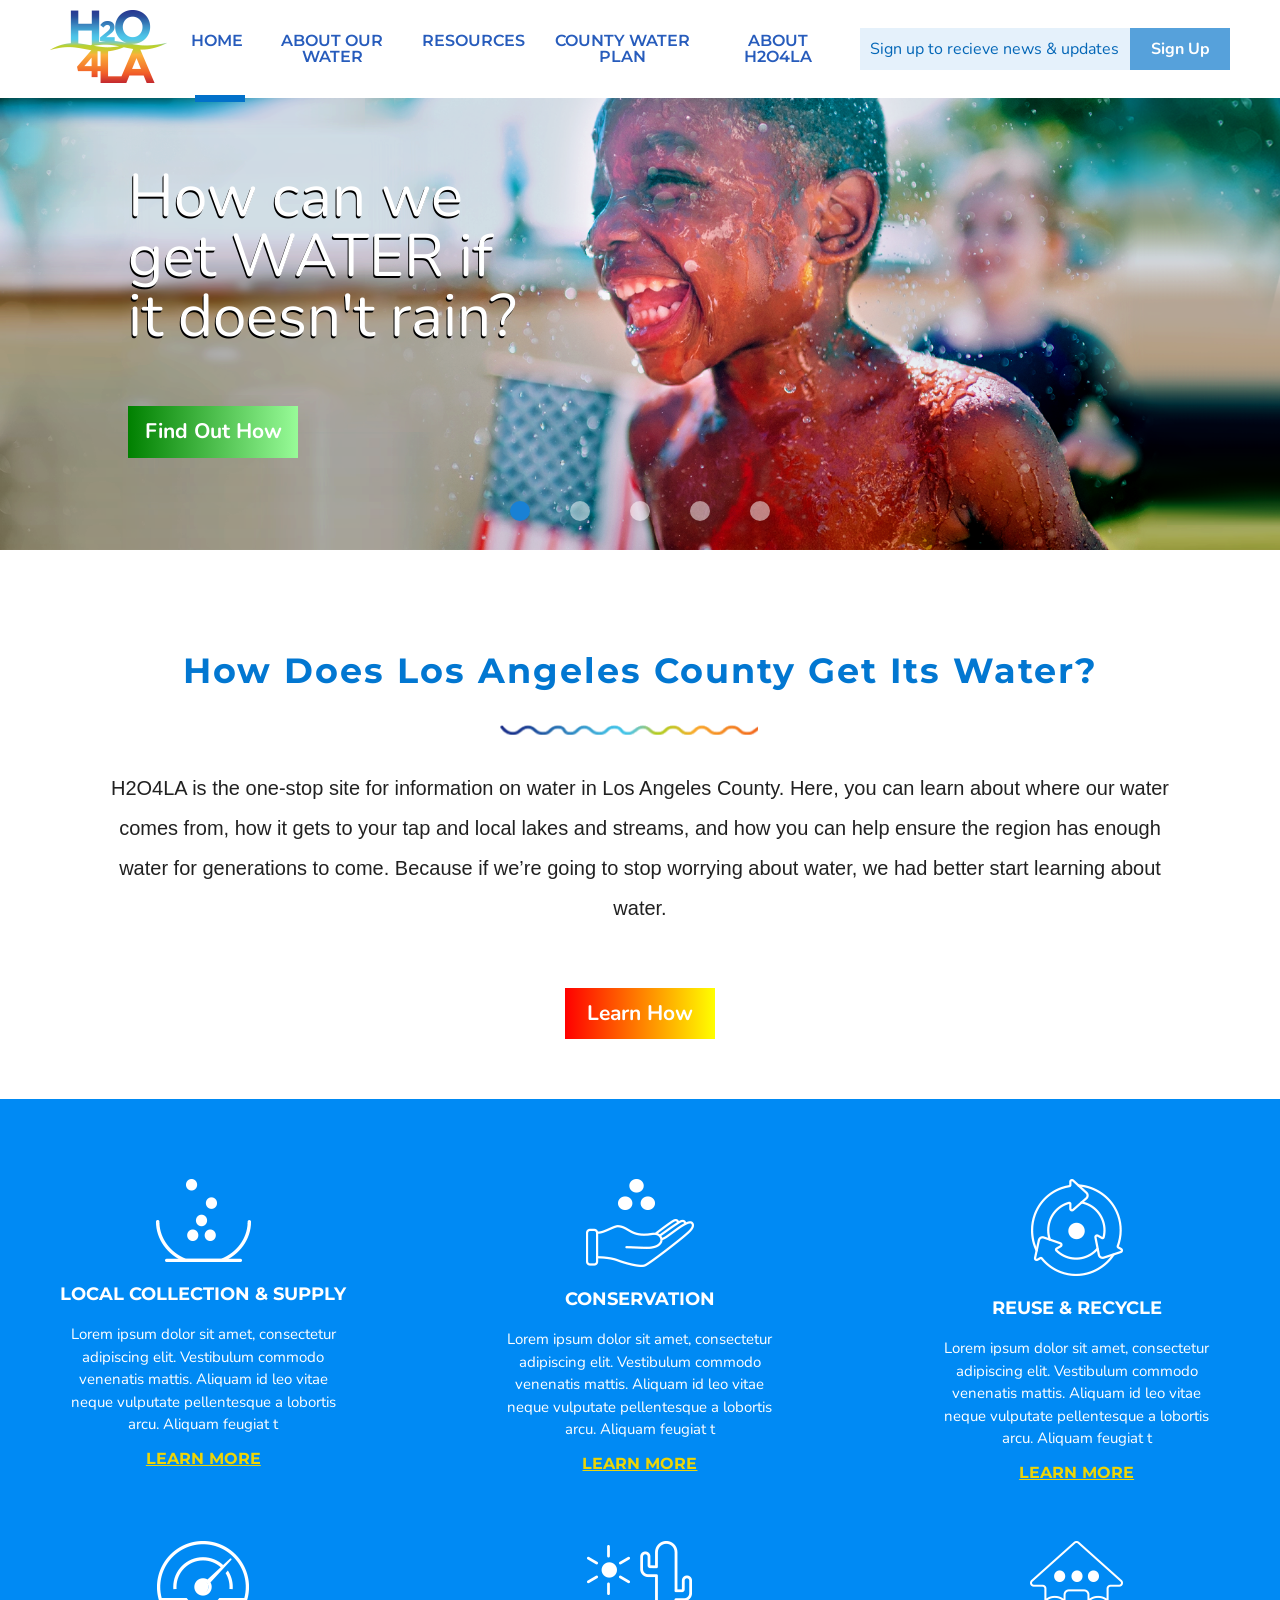
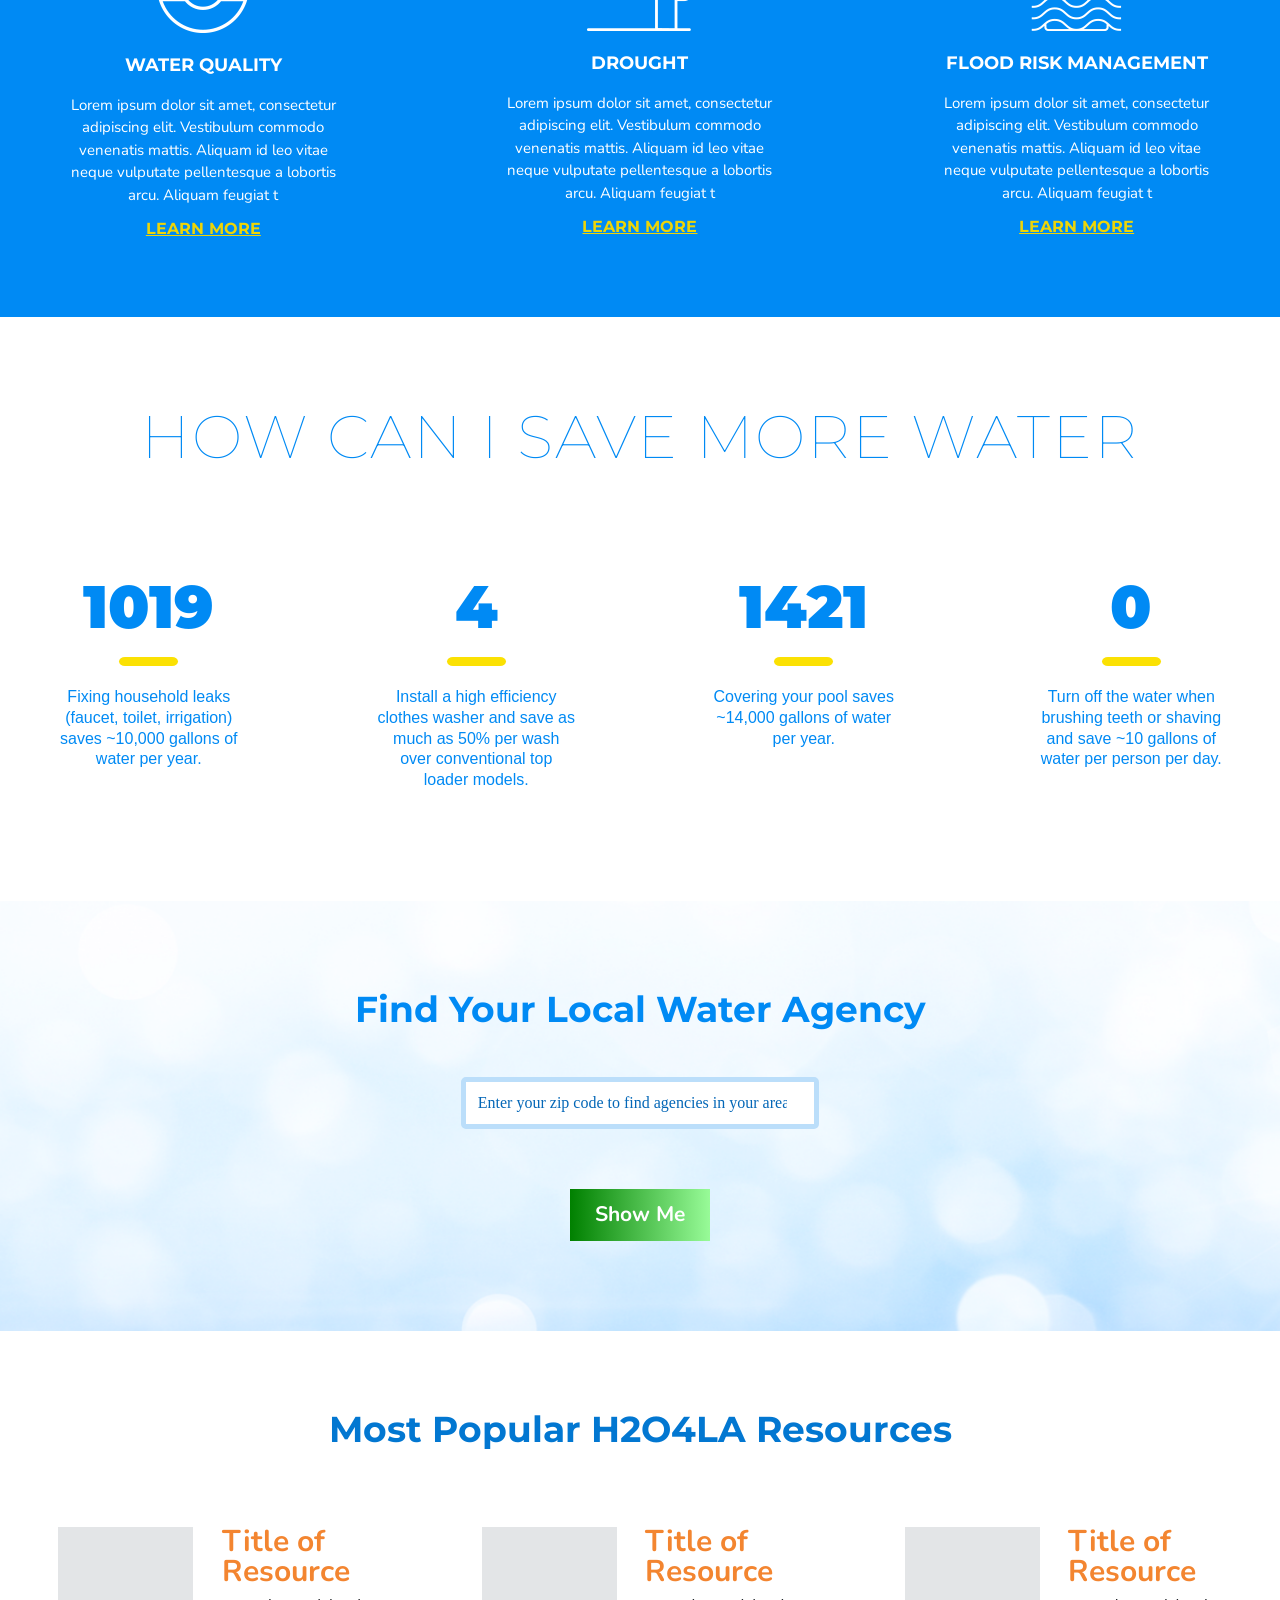
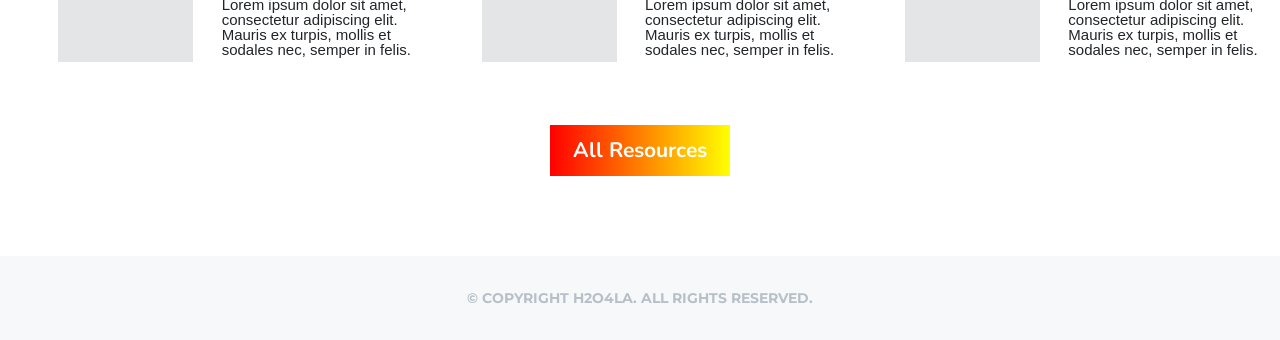
<file: index.htm>
<!DOCTYPE html>
<html lang="en" dir="ltr">
  <head>
    <meta charset="utf-8">
    <meta name="viewport" content="width=device-width, initial-scale=1, viewport-fit=cover">
    <title>Water for LA</title>
    <link rel="shortcut icon" type="image/x-icon" href="favicon.ico" />
    <link rel="stylesheet" href="https://fonts.googleapis.com/css?family=Montserrat|Nunito">
    <!-- <link rel="stylesheet" href="https://use.fontawesome.com/releases/v5.5.0/css/all.css" integrity="sha384-B4dIYHKNBt8Bc12p+WXckhzcICo0wtJAoU8YZTY5qE0Id1GSseTk6S+L3BlXeVIU" crossorigin="anonymous"> -->
    <link rel="stylesheet" href="assets/stylesheets/glide.core.min.css"/>
    <link rel="stylesheet" href="assets/stylesheets/glide.theme.min.css"/>
    <link rel="stylesheet" href="assets/stylesheets/bootstrap.min.css"/>
    <link rel="stylesheet" href="assets/stylesheets/reset.css"/>
    <link rel="stylesheet" href="assets/stylesheets/style.css"/>
    <link rel="stylesheet" href="assets/stylesheets/responsive.css"/>

  </head>
  <body>
    <header class="header">
        <div class="header_block">
          <div class="header_logo">
            <a href="#"><img src="assets/img/logo.png" alt="HEADER_LOGO"></a>
        </div>
        <nav class="navbar navbar-expand-lg">
          <button class="navbar-toggler" type="button" data-toggle="collapse" data-target="#navbarNavAlt" aria-controls="navbarNavAlt" aria-expanded="false" aria-label="Toggle navigation">
            <span class="navbar-toggler-icon"></span>
          </button>
          <div class="collapse navbar-collapse" id="navbarNavAlt">
            <ul class="navbar-nav">
              <li class="nav-item active">
                <a class="nav-link active" href="#">Home<span class="sr-only">(current)</span></a>
              </li>
              <li class="nav-item dropdown">
    	            <a href="#" class="nav-link ddbtn" data-toggle="dropdown" aria-haspopup="true" aria-expanded="false">About Our Water</a>
    	            <ul class="dropdown-menu column">
                    <div class="row">
    			            <div class="col-md-6 col-sm-6 col-xs-12">
    				            <ul class="multi-column-dropdown">
    					            <li><a class="dropdown-item" class="dropdown-item" href="#">The Source and The Journey</a></li>
    					            <li><a class="dropdown-item" href="#">Local Collection and Supply</a></li>
    					            <li><a class="dropdown-item" href="#">Conservation</a></li>
    				            </ul>
    			            </div>
    			            <div class="col-md-6 col-sm-6 col-xs-12">
    				            <ul class="multi-column-dropdown">
    					            <li><a class="dropdown-item" href="#">Reuse and Recycling</a></li>
    					            <li><a class="dropdown-item" href="#">Water Quality</a></li>
    					            <li><a class="dropdown-item" href="#">Drought</a></li>
                          <li><a class="dropdown-item" href="#">Flood Risk Management</a></li>
    				            </ul>
    			            </div>
    		            </div>
    	            </ul>
    	        </li>
              <li class="nav-item">
                <a class="nav-link" href="#">Resources</a>
              </li>
              <li class="nav-item">
                <a class="nav-link" href="#">County Water Plan</a>
              </li>
              <li class="nav-item">
                <a class="nav-link" href="#">About H2O4LA</a>
              </li>
            </ul>
          </div>
        </nav>
        <div class="subscription_form">
          <input type="email" class="email" placeholder="Sign up to recieve news & updates"/>
          <button type="submit" class="btn btn-default custom-btn sign_up">Sign Up</button>
        </div>
      </div>
    </header>

    <section class="hero">
      <div class="glide">
        <div class="glide__track" data-glide-el="track">
          <ul class="glide__slides">
            <li class="glide__slide">
              <div class="image_box">
                <img src="assets/img/hero_background1.png" alt="1">
              </div>
              <div class="background_text">
                <h2>How can we <br/> get WATER if <br/> it doesn't rain?</h2>
                <button class="btn btn-default custom-btn find_out_how">Find out how</button>
              </div>
            </li>
            <li class="glide__slide">
              <div class="image_box">
              <img src="assets/img/hero_background2.png" alt="2">
              </div>
              <div class="background_text right">
                <h2>How can we <br/> capture MORE <br/> stormwater?</h2>
                <button class="btn btn-default custom-btn find_out_how">Find out how</button>
              </div>
            </li>
            <li class="glide__slide">
              <div class="image_box">
              <img src="assets/img/hero_background3.png" alt="3">
              </div>
              <div class="background_text">
                <h2>What can I do <br/> to help ensure a <br/> resilient water <br/> FUTURE?</h2>
                <button class="btn btn-default custom-btn find_out_how">Find out how</button>
              </div>
            </li>
            <li class="glide__slide">
              <div class="image_box">
              <img src="assets/img/hero_background4.png" alt="4">
              </div>
              <div class="background_text right">
                <h2>WHERE does <br/> our drinking <br/> water come <br/> from?</h2>
                <button class="btn btn-default custom-btn find_out_how">Find out how</button>
              </div>
            </li>
            <li class="glide__slide">
              <div class="image_box">
              <img src="assets/img/hero_background2.png" alt="5">
              </div>
              <div class="background_text">
                <h2>How can we <br/> capture MORE <br/> stormwater?</h2>
                <button class="btn btn-default custom-btn find_out_how">Find out how</button>
              </div>
            </li>
          </ul>
        </div>
        <div class="glide__bullets" data-glide-el="controls[nav]">
          <button class="glide__bullet" data-glide-dir="=0"></button>
          <button class="glide__bullet" data-glide-dir="=1"></button>
          <button class="glide__bullet" data-glide-dir="=2"></button>
          <button class="glide__bullet" data-glide-dir="=3"></button>
          <button class="glide__bullet" data-glide-dir="=4"></button>
        </div>
      </div>
    </section>

    <section class="intro">
        <div class="container-fluid">
          <article class="intro_text_content">
            <h2>How Does Los Angeles County Get Its Water?</h2>
            <p>H2O4LA is the one-stop site for information on water in Los Angeles County. Here, you can learn about where our water comes from, how it gets to your tap and local lakes and streams, and how you can help ensure the region has enough water for generations to come. Because if we’re going to stop worrying about water, we had better start learning about water.</p>
          </article>
            <div class="button">
              <button class="btn btn-default custom-btn learn_how">Learn How</button>
            </div>
        </div>
    </section>

    <section class="page_lander">
      <div class="container-fluid">
        <div class="row">
            <div class="col-md-4 col-sm-6 col-xs-12">
              <div class="buckets">
                <figure>
                  <img src="assets/img/icon1.png" alt="">
                  <figcaption>Local Collection & Supply</figcaption>
                </figure>
                <p>Lorem ipsum dolor sit amet, consectetur adipiscing elit. Vestibulum commodo venenatis mattis. Aliquam id leo vitae neque vulputate pellentesque a lobortis arcu. Aliquam feugiat t</p>
                <a href="#" class="learn_more">learn more</a>
              </div>
            </div>
            <div class="col-md-4 col-sm-6 col-xs-12">
              <div class="buckets">
                <figure>
                  <img src="assets/img/icon2.png" alt="">
                  <figcaption>Conservation</figcaption>
                </figure>
                <p>Lorem ipsum dolor sit amet, consectetur adipiscing elit. Vestibulum commodo venenatis mattis. Aliquam id leo vitae neque vulputate pellentesque a lobortis arcu. Aliquam feugiat t</p>
                <a href="#" class="learn_more">learn more</a>
              </div>
            </div>
            <div class="col-md-4 col-sm-6 col-xs-12">
              <div class="buckets">
                <figure>
                  <img src="assets/img/icon3.png" alt="">
                  <figcaption>Reuse  & Recycle</figcaption>
                </figure>
                <p>Lorem ipsum dolor sit amet, consectetur adipiscing elit. Vestibulum commodo venenatis mattis. Aliquam id leo vitae neque vulputate pellentesque a lobortis arcu. Aliquam feugiat t</p>
                <a href="#" class="learn_more">learn more</a>
              </div>
            </div>
            <div class="col-md-4 col-sm-6 col-xs-12">
              <div class="buckets">
                <figure>
                  <img src="assets/img/icon4.png" alt="">
                  <figcaption>Water Quality</figcaption>
                </figure>
                <p>Lorem ipsum dolor sit amet, consectetur adipiscing elit. Vestibulum commodo venenatis mattis. Aliquam id leo vitae neque vulputate pellentesque a lobortis arcu. Aliquam feugiat t</p>
                <a href="#" class="learn_more">learn more</a>
              </div>
            </div>
            <div class="col-md-4 col-sm-6 col-xs-12">
              <div class="buckets">
                <figure>
                  <img src="assets/img/icon5.png" alt="">
                  <figcaption>Drought</figcaption>
                </figure>
                <p>Lorem ipsum dolor sit amet, consectetur adipiscing elit. Vestibulum commodo venenatis mattis. Aliquam id leo vitae neque vulputate pellentesque a lobortis arcu. Aliquam feugiat t</p>
                <a href="#" class="learn_more">learn more</a>
              </div>
            </div>
            <div class="col-md-4 col-sm-6 col-xs-12">
              <div class="buckets">
                <figure>
                  <img src="assets/img/icon6.png" alt="">
                  <figcaption>Flood Risk Management</figcaption>
                </figure>
                <p>Lorem ipsum dolor sit amet, consectetur adipiscing elit. Vestibulum commodo venenatis mattis. Aliquam id leo vitae neque vulputate pellentesque a lobortis arcu. Aliquam feugiat t</p>
                <a href="#" class="learn_more">learn more</a>
              </div>
            </div>
        </div>
      </div>
    </section>

    <section class="save_water">

      <div class="container-fluid">
        <h2 class="save_water_heading">How Can I Save More Water</h2>
        <div class="row">
          <div class="col-md-3 col-sm-6 col-xs-12">
            <div class="sw_box counter">
              <h1 class="num counter-value" data-count="10000"></h1>
              <p>Fixing household leaks (faucet, toilet, irrigation) saves ~10,000 gallons of water per year.</p>
            </div>
          </div>
          <div class="col-md-3 col-sm-6 col-xs-12">
            <div class="sw_box counter">
              <h1 class="num counter-value" data-count="50"></h1>
              <p>Install a high efficiency clothes washer and save as much as 50% per wash over conventional top loader models.</p>
            </div>
          </div>
          <div class="col-md-3 col-sm-6 col-xs-12">
            <div class="sw_box counter">
              <h1 class="num counter-value" data-count="14000"></h1>
              <p>Covering your pool saves ~14,000 gallons of water per year.</p>
            </div>
          </div>
          <div class="col-md-3 col-sm-6 col-xs-12">
            <div class="sw_box counter">
              <h1 class="num counter-value" data-count="10"></h1>
              <p>Turn off the water when brushing teeth or shaving and save ~10 gallons of water per person per day.</p>
            </div>
          </div>
        </div>
      </div>

    </section>

    <section class="find_local_agencies">
      <div class="container-fluid">
        <h3>Find Your Local Water Agency</h3>
        <div class="row">
          <div class="col-md-12 col-sm-12 col-xs-12">
            <form class="locator_form" action="index.html" method="post">
              <input type="number" maxlength="6" class="zip_code" placeholder="Enter your zip code to find agencies in your area">
            </form>
            <button type="button" class="btn btn-default custom-btn show_me">Show Me</button>
          </div>
        </div>
      </div>
    </section>

    <section class="resources">
      <div class="container-fluid">
        <h3>Most Popular H2O4LA Resources</h3>
        <div class="row">
            <div class="col-md-4 col-sm-4 col-xs-12">
              <div class="resource_box">
                <figure>
                  <img src="assets/img/resources_image.png" alt="">
                </figure>
                <h5>Title of Resource</h5>
                <p>Lorem ipsum dolor sit amet, consectetur adipiscing elit. Mauris ex turpis, mollis et sodales nec, semper in felis.</p>
              </div>
            </div>
            <div class="col-md-4 col-sm-4 col-xs-12">
              <div class="resource_box">
                <figure>
                  <img src="assets/img/resources_image.png" alt="">
                </figure>
                <h5>Title of Resource</h5>
                <p>Lorem ipsum dolor sit amet, consectetur adipiscing elit. Mauris ex turpis, mollis et sodales nec, semper in felis.</p>
              </div>
            </div>
            <div class="col-md-4 col-sm-4 col-xs-12">
              <div class="resource_box">
                <figure>
                  <img src="assets/img/resources_image.png" alt="">
                </figure>
                <h5>Title of Resource</h5>
                <p>Lorem ipsum dolor sit amet, consectetur adipiscing elit. Mauris ex turpis, mollis et sodales nec, semper in felis.</p>
              </div>
            </div>
        </div>
        <button type="button" name="button" class="btn btn-default custom-btn all_res">All Resources</button>
      </div>
    </section>

    <footer class="footer">
      <div class="container-fluid">
        <div class="footer_row">
          <p>&copy; copyright H2O4LA. all rights reserved.</p>
        </div>
      </div>
    </footer>
    <script src="assets/scripts/jquery-3.3.1.min.js"></script>
    <script src="assets/scripts/glide.min.js"></script>
    <script src="assets/scripts/bootstrap.min.js"></script>
    <script src="assets/scripts/main.js"></script>

  </body>
</html>
</file>
<file: assets/stylesheets/style.css>
*{padding:0;margin:0;font-family: "Nunito", sans-serif;}
p{font-size: 20px;font-family: "Proxima-Nova", sans-serif;}
.container-fluid{padding: 0 300px;}body{text-align: center;}

.btn {
  font-family: "Nunito", sans-serif;
  text-align: center;
  display: inline-block;
  position: relative;
  text-decoration: none;
  text-transform: capitalize;
  padding: 10px 0;
  overflow: hidden;
  transition: all 0.2s linear 0s;
}
.btn.btn-default:before {
  content: "\f061";
  font-family: "Font Awesome 5 Free";
  display: flex;
  align-items: center;
  justify-content: center;
  position: absolute;
  top: 0;
  left: 0;
  height: 100%;
  width: 30px;
  background-color: rgba(255,255,255,0.3);
  transform: scale(0,1);
  transform-origin: left center;
  transition: all 0.2s linear 0s;
}
.btn.btn-default:hover {
  text-indent: 20px;
}
.btn.btn-default:hover:before {
  transform: scale(1,1);
  text-indent: 0;
}
.custom-btn{
  margin: 60px 0;
  color: #fff;
  background-color: #fc8347;
  border-radius: 0;
  font-size: 21px;
  font-weight: bold;
}

/********HEADER************/
.header{
  padding: 0 250px;
}
.header_block{
  display: flex;
  justify-content: space-evenly;
  align-content: center;
}
.header_logo, .subscription_form{
  padding: 10px 0;
}

.nav-link {
  font-family: "Montserrat",sans-serif;
  color: #275cbc;
  text-decoration: none;
  text-transform: uppercase;
  font-weight: 600;
}
.nav-link:hover{
  color: #f26229;
}
.nav .nav-item{
  display: relative;
}
.active::before {
  position: absolute;
  content: "";
  top: 95px;
  left: 28px;
  width: 50px;
  height: 7px;
  background-color: #0271ca;
  z-index: 10;
}
.active::before:hover{
  background-color: #f26229;
  color: #f26229;
}
.dropdown{
  position: relative;
}
.dropdown-menu.column {
	min-width: 550px;
  border: none;
  border-radius: 0;
  padding-top: 40px;
  opacity: 0.9;
}

.multi-column-dropdown li a {
	display: block;
	clear: both;
  color: #275cbc;
  padding: 15px;
  font-size: 18px;
  font-weight: bold;
  font-family: "Proxima Nova",sans-serif;
}
.multi-column-dropdown li a:hover {
	text-decoration: none;
	color: #f26229;
  background-color: #ffffff00;
}
.subscription_form{
  display: flex;
  margin: 18px 0;
}

.email{
  background-color: #e5f1fb;
  padding: 10px;
  color: #008af4;
  border: 0;
  font-family: "Nunito", sans-serif;
  width: 270px;
}
::placeholder {
  color: #6093ca;
}
.sign_up{
  padding: .375rem 0;
  margin: 0;
  width: 100px;
  border-radius: 0;
  color: #fff;
  background-color: #56a1db;
  font-family: "Nunito", sans-serif;
  font-size: 16px;
  position: relative;
}

/***********HERO************/
.image_box img{
  width: 100%;
}
.glide__bullet{
  margin: 0 1.25em;
  width: 20px;
  height: 20px;
}
.glide__bullet.glide__bullet--active {
  background-color: #1981d5;
}
.glide__slide{
  position: relative;
  z-index: -9;
}
.background_text{
  position: absolute;
  top: 20%;
  left: 10%;
  width: 80%;
  height: 40%;
  z-index: 9;
  text-align: left;
}
.background_text.right{
  text-align: right;
}

.background_text h2{
  font-family: "Nunito", sans-serif;
  color: #fff;
  font-size: 60px;
  text-shadow: -1px 2px #000;
  opacity: 1;
}
.find_out_how{
  padding: 10px 0;
  font-family: "Nunito", sans-serif;
  background: linear-gradient(to right, green, #98FB98) !important;
  border: #e0e0e0;
  width: 170px;
}

/***********INTRO************/
.intro{
  padding: 0 150px;
}
.intro_text_content h2 {
  font-family: "Montserrat", sans-serif;
  font-weight: bold;
  color: #0277d1;
  font-size: 35px;
  letter-spacing: 2px;
  padding: 100px 0 80px 0;
  position: relative;
}
.intro_text_content h2::after {
  position: absolute;
  content: "";
  top: 80%;
  left: 33%;
  width: 31.9%;
  height: 5%;
  background-image: url(../../assets/img/snake-line.png);
}

.intro_text_content p{
  line-height: 2;
  color: #212121;
}
.learn_how{
  background: linear-gradient(to right, red, yellow);
  border: none;
  width: 150px;
}




/***********PAGE-LANDER************/
.page_lander{
  background-color: #008af4;
  padding: 50px 0;
}
.buckets{
  padding: 30px 60px;
}
figcaption{
  font-family: "Montserrat", sans-serif;
  font-size: 18px;
  font-weight: bold;
  text-transform: uppercase;
  color: #fff;
  padding: 20px 0;
}
figure+p{
  font-family: "Nunito", sans-serif;
  font-size: 15px;
  color: #fff;
  padding: 0 0 15px;
  line-height: 1.5;
}
.learn_more{
  font-family: "Montserrat", sans-serif;
  color: #edd507;
  text-decoration: underline;
  text-transform: uppercase;
  font-weight: bold;
}
.learn_more:hover{
  color: #fff;
}

/***********SAVE-WATER************/
.save_water_heading{
  font-family: "Montserrat", sans-serif;
  font-size: 60px;
  font-weight: 100;
  letter-spacing: 2px;
  text-transform: uppercase;
  margin-top: 90px;
  color: #008af4;
}
.sw_box{
  padding: 110px 50px;
}

.sw_box h1::after {
  position: absolute;
  content: "";
  top: 80px;
  left: 35%;
  width: 30%;
  height: 15%;
  background-color: #fbe103;
  border-radius: 80px / 60px;
}

.num{
  font-family: "Montserrat", sans-serif;
  font-weight: 900;
  font-size: 60px;
  color: #008af4;
  margin-bottom: 25px;
  position: relative;
}

.num+p{
  font-size: 16px;
  color: #008af4;
  line-height: 1.3;
  margin-top: 50px;
}
/***********FIND-LOCAL-AGENCY************/
.find_local_agencies{
  background: url("../../assets/img/local_agency.png") no-repeat;
  background-size: cover;
  padding: 90px 0;
}
.find_local_agencies h3{
  font-size: 36px;
  color: #008af4;
  font-weight: bold;
  font-family: "Montserrat", sans-serif;
  text-align: center;
  padding-bottom: 50px;
}
.locator_form .zip_code{
  border-radius: 5px;
  border: 5px solid #bbdefa;
  padding: 12px;
  width: 28%;
}
::-webkit-input-placeholder {
  color: #0467b7;
}
.show_me{
  margin: 60px 0 0;
  background: linear-gradient(to right, green, #98FB98) !important;
  border: #e0e0e0;
  width: 140px;
}

/***********RESOURCES************/
.resources{
  padding: 80px 0 20px;
}
.resources h3{
font-size: 36px;
font-weight: bold;
color: #0277d1;
font-family: "Montserrat", sans-serif;
text-align: center;
padding-bottom: 80px;
}

.resource_box{
  padding-left: 10px;
}
.resource_box figure{
  width: 50%;
  float: left;
}
.resource_box h5{
  font-size: 30px;
  color: #f38530;
  padding-bottom: 10px;
  font-family: "Nunito", sans-serif;
  font-weight: bold;
  text-align: left;
}
.resource_box h5+p{
  font-size: 16px;
  text-align: left;
}

.all_res{
  background: linear-gradient(to right, red, yellow);
  border: none;
  width: 180px;
}

/***********FOOTER************/
.footer{
  background-color: #f7f8f9;
  padding: 35px 0;
}
.footer_row{
  text-transform: uppercase;
}
.footer_row p{
  font-family: "Montserrat",sans-serif;
  font-weight: bold;
  text-transform: uppercase;
  font-size: 14px;
  color: #b7c0c9;
}
</file>
<file: assets/stylesheets/responsive.css>
@media (min-width: 1440px) and (max-width: 2560px){
  .background_text{
    top: 30%;
  }
}
@media (min-width: 1200px) and (max-width: 1440px){
  .header{
    padding: 0 50px;
  }
  .background_text{
    top: 15%;
  }
  .container-fluid{padding: 0;}
  .intro {
    padding: 0 100px;
  }
  .intro_text_content h2::after{
    left: 37%;
    width: 23.9%;
  }
  .resources{
    padding: 80px 20px 20px 20px;
  }
  .resource_box h5+p {
    font-size: 15px;
  }
}




@media (min-width: 375px) and (max-width: 768px){
.header{padding: 0;}
.navbar-toggler {
  background-color: #5f1d1d;
  border: 1px solid #e01414;
  color: red;}
.subscription_form{display: none;}
.header_block {justify-content: space-between;}
.container-fluid{padding: 0;}
.intro {padding: 0 50px;}
.intro h2 {padding: 50px 0;}
.intro p {line-height: 1.5;}
.custom-btn {margin: 30px 0;}
.save_water_heading {
    font-size: 35px;
    margin: 50px 0;
  }
.sw_box {padding: 0 0 45px;}
.num {
    font-size: 30px;
    margin-bottom: 10px;
  }
.find_local_agencies {padding: 40px;}
.find_local_agencies h3 {padding-bottom: 20px;}
.locator_form .zip_code {
    padding: 10px;
    width: 55%;
  }
.custom-btn.show_me {margin: 30px 0 0;}
.resource_box figure {float: none;}
.resource_box h5 {padding: 10px 0;}
.custom-btn.all_res {margin: 30px 0 0;}

}

@media screen and (max-width: 375px){
  .container-fluid{padding: 0;}
  .header{padding: 0;}
  .navbar-toggler {
  background-color: #5f1d1d;
  border: 1px solid #e01414;
  color: red;}
  .subscription_form{display: none;}
  .email{display:none;}
  .sign_up{display:none;}
  .header_block {justify-content: space-between;}
  .active::before {
    display: none;
  }
  .background_text h2 {
  font-size: 12px;}
  .find_out_how {
  padding: 5px 0;
  width: 90px;
  margin: 5px 0;
  font-size: 10px;}
  .glide__bullet {
  margin: 0;
  width: auto;
  height: auto;
  }
  .glide__bullets{bottom: 1em;}
  .intro{padding: 10px 20px;}
  .intro_text_content h2 {
    padding: 10px 0;
    font-size: 20px;
    font-family: "Proxima Nova", sans-serif;

  }
  .intro_text_content p {
    line-height: 1;
    font-size: 15px;
    padding-top: 20px;
  font-family: "Proxima Nova", sans-serif;}
  .intro_text_content h2::after {
    top: 100%;
    left: 22%;
    width: 50.9%;
    height: 20%;}
  .learn_how {
    margin: 15px 0;
    padding: 0;}
  .page_lander {padding: 0;}
  .buckets {padding: 30px;}
  figure + p {font-size: 13px;}
  figcaption {
    padding: 10px 0;
    font-size: 14px;}
  .learn_more {font-size: 12px;}
  .save_water_heading {
    font-size: 25px;
    margin: 20px 0;}
    .num{font-size: 40px;}
  .sw_box h1::after {
    top: 50px;
    left: 43%;
    width: 15%;
    height: 15%;}
  .num+p {
    margin-top: 30px;
    font-size: 13px;}
  .find_local_agencies h3 {font-size: 20px;padding-bottom: 20px;}
  .show_me {padding: 0;}
  .sw_box {padding: 0 20px 20px 20px;}
  .locator_form .zip_code {
    padding: 0;
    width: 50%;
    border: 2px solid #bbdefa;
  }
  .find_local_agencies {padding: 50px 0;}
  .show_me {margin: 20px 0 0;}
  .resources {padding: 50px 10px;}
  .resources h3 {
    font-size: 20px;
    padding-bottom: 10px;
  }
  .resource_box figure {width: 100%;}
  .resource_box h5 {
    font-size: 20px;
    text-align: center;
  }
  .resource_box h5 + p {
    font-size: 14px;
    text-align: center;
    padding: 0 0 20px;
  }
  .all_res{
    margin: 10px 0 0 !important;
    padding: 0;
  }
  .footer {padding: 20px 0;}
}
</file>
